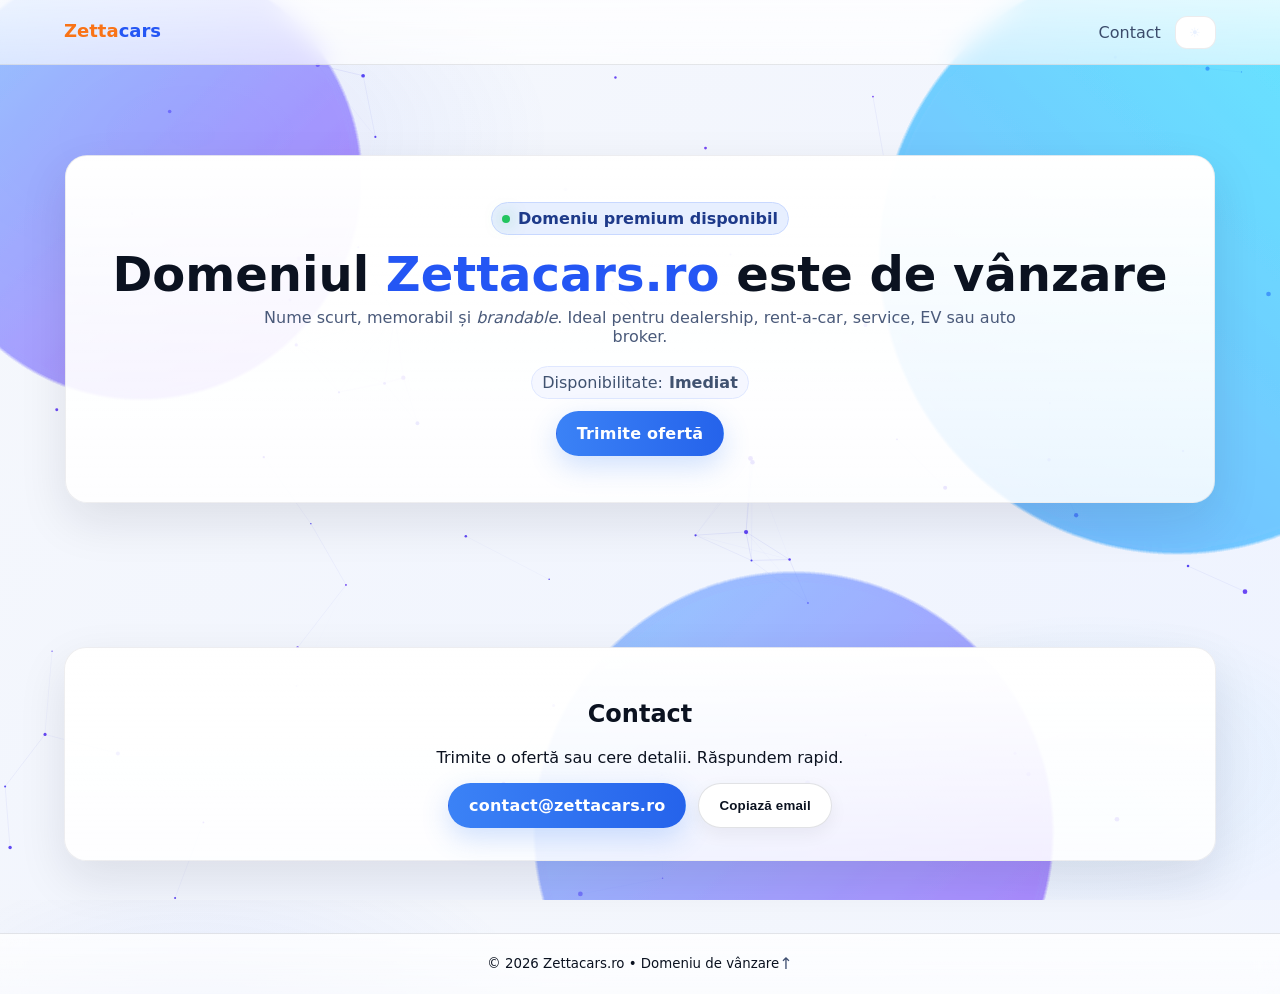
<file: index.html>
<!DOCTYPE html>
<html lang="ro">
<head>
  <meta charset="utf-8" />
  <meta name="viewport" content="width=device-width, initial-scale=1" />

  <title>Zettacars.ro — Domeniu de vânzare</title>
  <meta name="description" content="Domeniul premium Zettacars.ro este de vânzare. Nume scurt, memorabil și ideal pentru proiecte auto. Trimite ofertă." />
  <link rel="canonical" href="https://zettacars.ro/"/>

  <!-- Open Graph -->
  <meta property="og:title" content="Zettacars.ro — Domeniu de vânzare">
  <meta property="og:description" content="Domeniu auto scurt și memorabil. Design modern, contact rapid pentru ofertă.">
  <meta property="og:type" content="website">
  <meta property="og:url" content="https://zettacars.ro/">
  <meta property="og:image" content="https://zettacars.ro/og-cover.jpg">

  <link rel="icon" href="/favicon.ico" sizes="any">
  <link rel="icon" href="/icon.svg" type="image/svg+xml">
  <link rel="apple-touch-icon" href="/apple-touch-icon.png">

  <link rel="stylesheet" href="styles.css" />
</head>
<body>
  <!-- Backdrop FX -->
  <div class="stage">
    <canvas id="particles" aria-hidden="true"></canvas>

    <!-- Gooey blobs -->
    <svg class="blobs" viewBox="0 0 800 600" aria-hidden="true" focusable="false">
      <defs>
        <filter id="goo">
          <feGaussianBlur in="SourceGraphic" stdDeviation="16" result="blur"/>
          <feColorMatrix in="blur" mode="matrix"
            values="1 0 0 0 0
                    0 1 0 0 0
                    0 0 1 0 0
                    0 0 0 24 -8" result="goo"/>
          <feBlend in="SourceGraphic" in2="goo" />
        </filter>
        <linearGradient id="g1" x1="0" y1="0" x2="1" y2="1">
          <stop offset="0%" stop-color="#60a5fa"/>
          <stop offset="100%" stop-color="#7c3aed"/>
        </linearGradient>
        <linearGradient id="g2" x1="1" y1="0" x2="0" y2="1">
          <stop offset="0%" stop-color="#22d3ee"/>
          <stop offset="100%" stop-color="#3b82f6"/>
        </linearGradient>
      </defs>
      <g filter="url(#goo)" class="blob-group">
        <circle class="blob b1" cx="140" cy="140" r="110" fill="url(#g1)"/>
        <circle class="blob b2" cx="680" cy="180" r="150" fill="url(#g2)"/>
        <circle class="blob b3" cx="480" cy="480" r="130" fill="url(#g1)"/>
      </g>
    </svg>

    <!-- Subtle noise overlay -->
    <div class="noise" aria-hidden="true"></div>
  </div>

  <a class="skip-link" href="#main">Sari la conținut</a>

  <header class="site-header" role="banner">
    <div class="container header-inner">
      <a class="brand" href="/" aria-label="Acasă Zettacars.ro">
      <svg class="logo" viewBox="0 0 140 26" aria-hidden="true">
  <text x="0" y="18" font-size="18" font-weight="800" font-family="system-ui, -apple-system, Segoe UI, Roboto">
    <tspan fill="#f97316">Zetta</tspan><tspan fill="currentColor">cars</tspan>
  </text>
</svg>

      </a>
      <nav class="nav" aria-label="Principal">
        <a href="#contact">Contact</a>
        <button id="theme" class="icon-btn" aria-label="Comută tema">
          <span class="ico sun" aria-hidden="true">☀</span>
          <span class="ico moon" aria-hidden="true">🌙</span>
        </button>
      </nav>
    </div>
  </header>

  <main id="main" class="main">
    <!-- HERO -->
    <section class="section hero" aria-labelledby="title">
      <div class="container">
        <div class="hero-shell" data-tilt>
          <div class="badge">
            <span class="dot"></span>
            Domeniu premium disponibil
          </div>

          <h1 id="title">Domeniul <span class="accent">Zettacars.ro</span> este de vânzare</h1>
          <p class="lead">
            Nume scurt, memorabil și <em>brandable</em>. Ideal pentru dealership, rent-a-car, service, EV sau auto broker.
          </p>

          <div class="cta-row">
            <span class="pill">Disponibilitate: <strong>Imediat</strong></span>
          </div>

          <div class="hero-meta">
            <a class="btn" id="contactBtn" href="mailto:natiofleet@gmail.com?subject=Ofert%C4%83%20pentru%20Zettacars.ro">Trimite ofertă</a>
          </div>
        </div>
      </div>
    </section>

    <!-- CONTACT -->
    <section id="contact" class="section contact" aria-labelledby="contactTitle">
      <div class="container">
        <div class="contact-shell" data-tilt>
          <h2 id="contactTitle">Contact</h2>
          <p class="sub">Trimite o ofertă sau cere detalii. Răspundem rapid.</p>
          <div class="contact-actions">
            <a class="btn" href="mailto:natiofleet@gmail.com?subject=Ofert%C4%83%20Zettacars.ro">contact@zettacars.ro</a>
            <button class="btn ghost" type="button" id="copyMail" data-copy="natiofleet@gmail.com">Copiază email</button>
          </div>
        </div>
      </div>
    </section>
  </main>

  <footer class="site-footer" role="contentinfo">
    <div class="container foot">
      <small>© <span id="year"></span> Zettacars.ro • Domeniu de vânzare</small>
      <a class="foot-link" href="#" aria-label="Înapoi sus">↑</a>
    </div>
  </footer>

  <script type="application/ld+json">
  {
    "@context":"https://schema.org",
    "@type":"Offer",
    "itemOffered":{"@type":"DomainName","name":"zettacars.ro"},
    "availability":"https://schema.org/InStock",
    "priceSpecification":{"@type":"UnitPriceSpecification","priceCurrency":"EUR"},
    "seller":{"@type":"Organization","name":"Zettacars"},
    "url":"https://zettacars.ro/"
  }
  </script>

  <script src="script.js" defer></script>
</body>
</html>
</file>
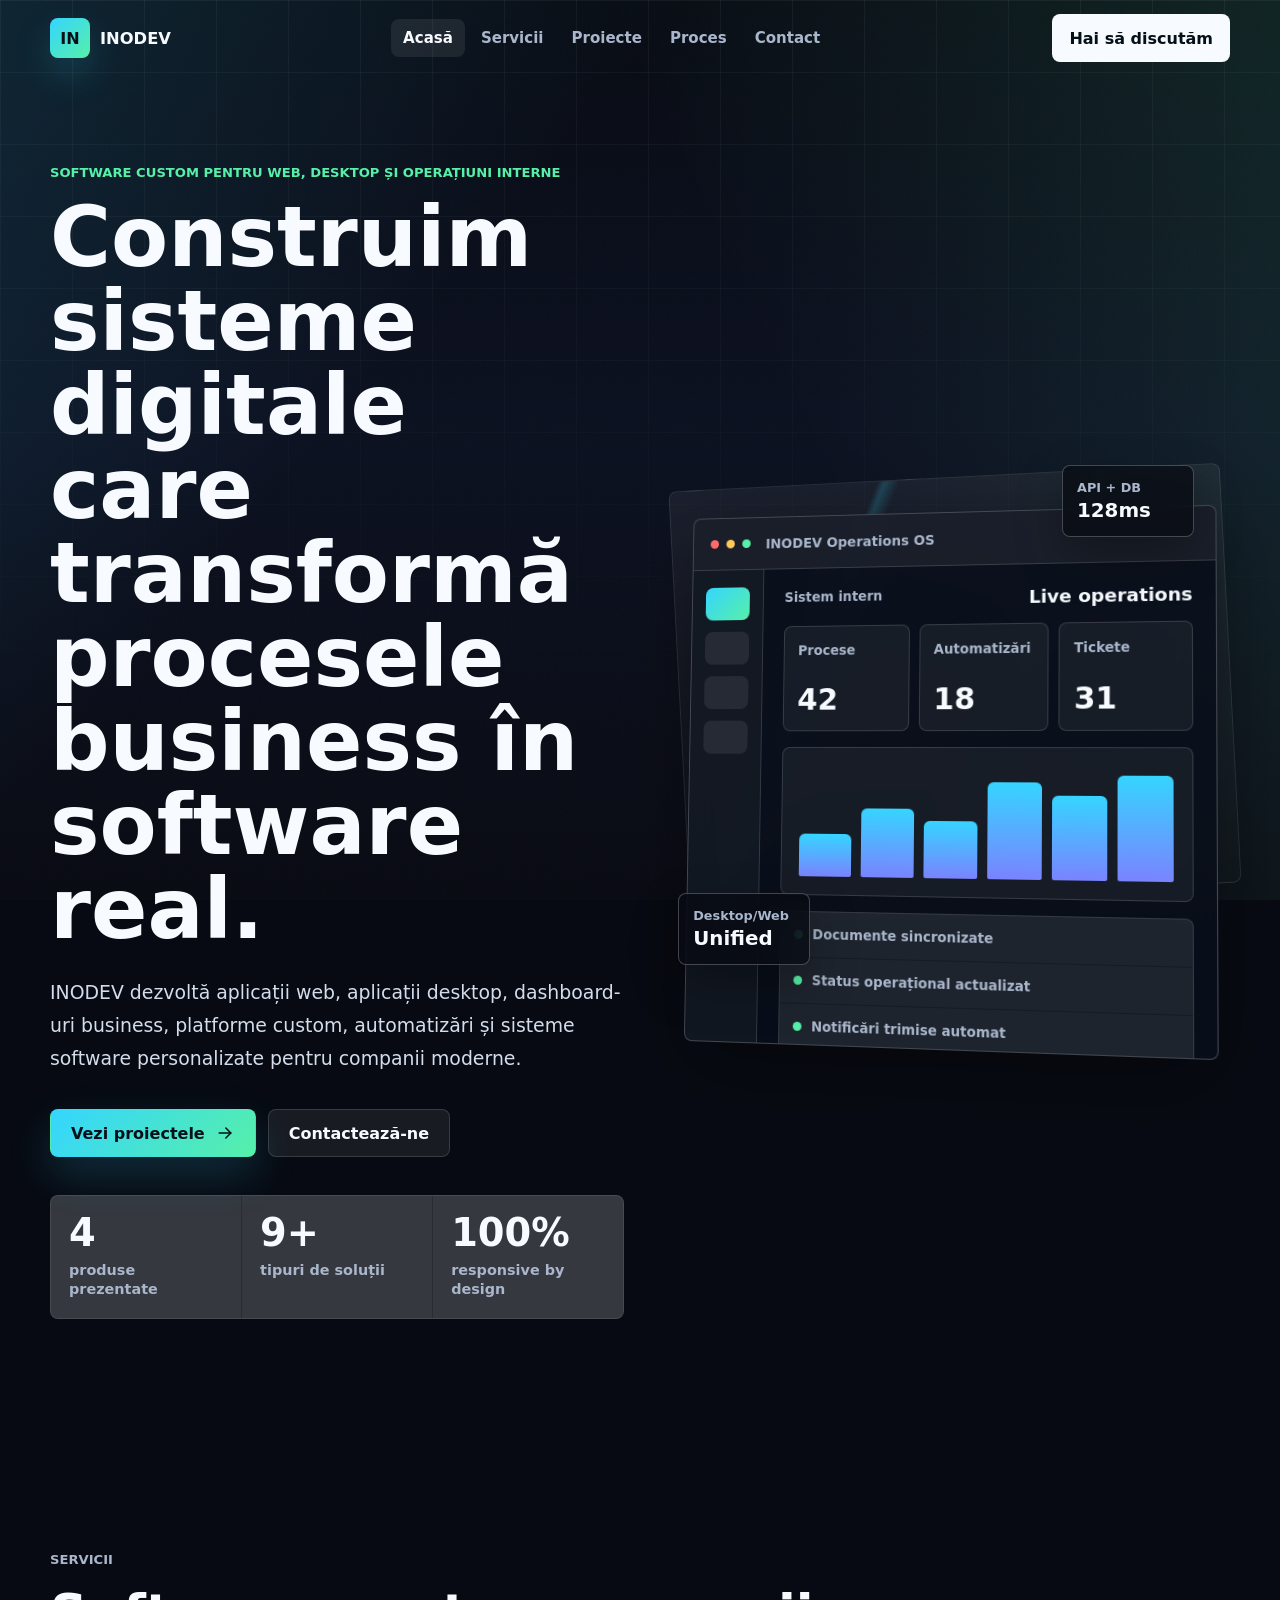
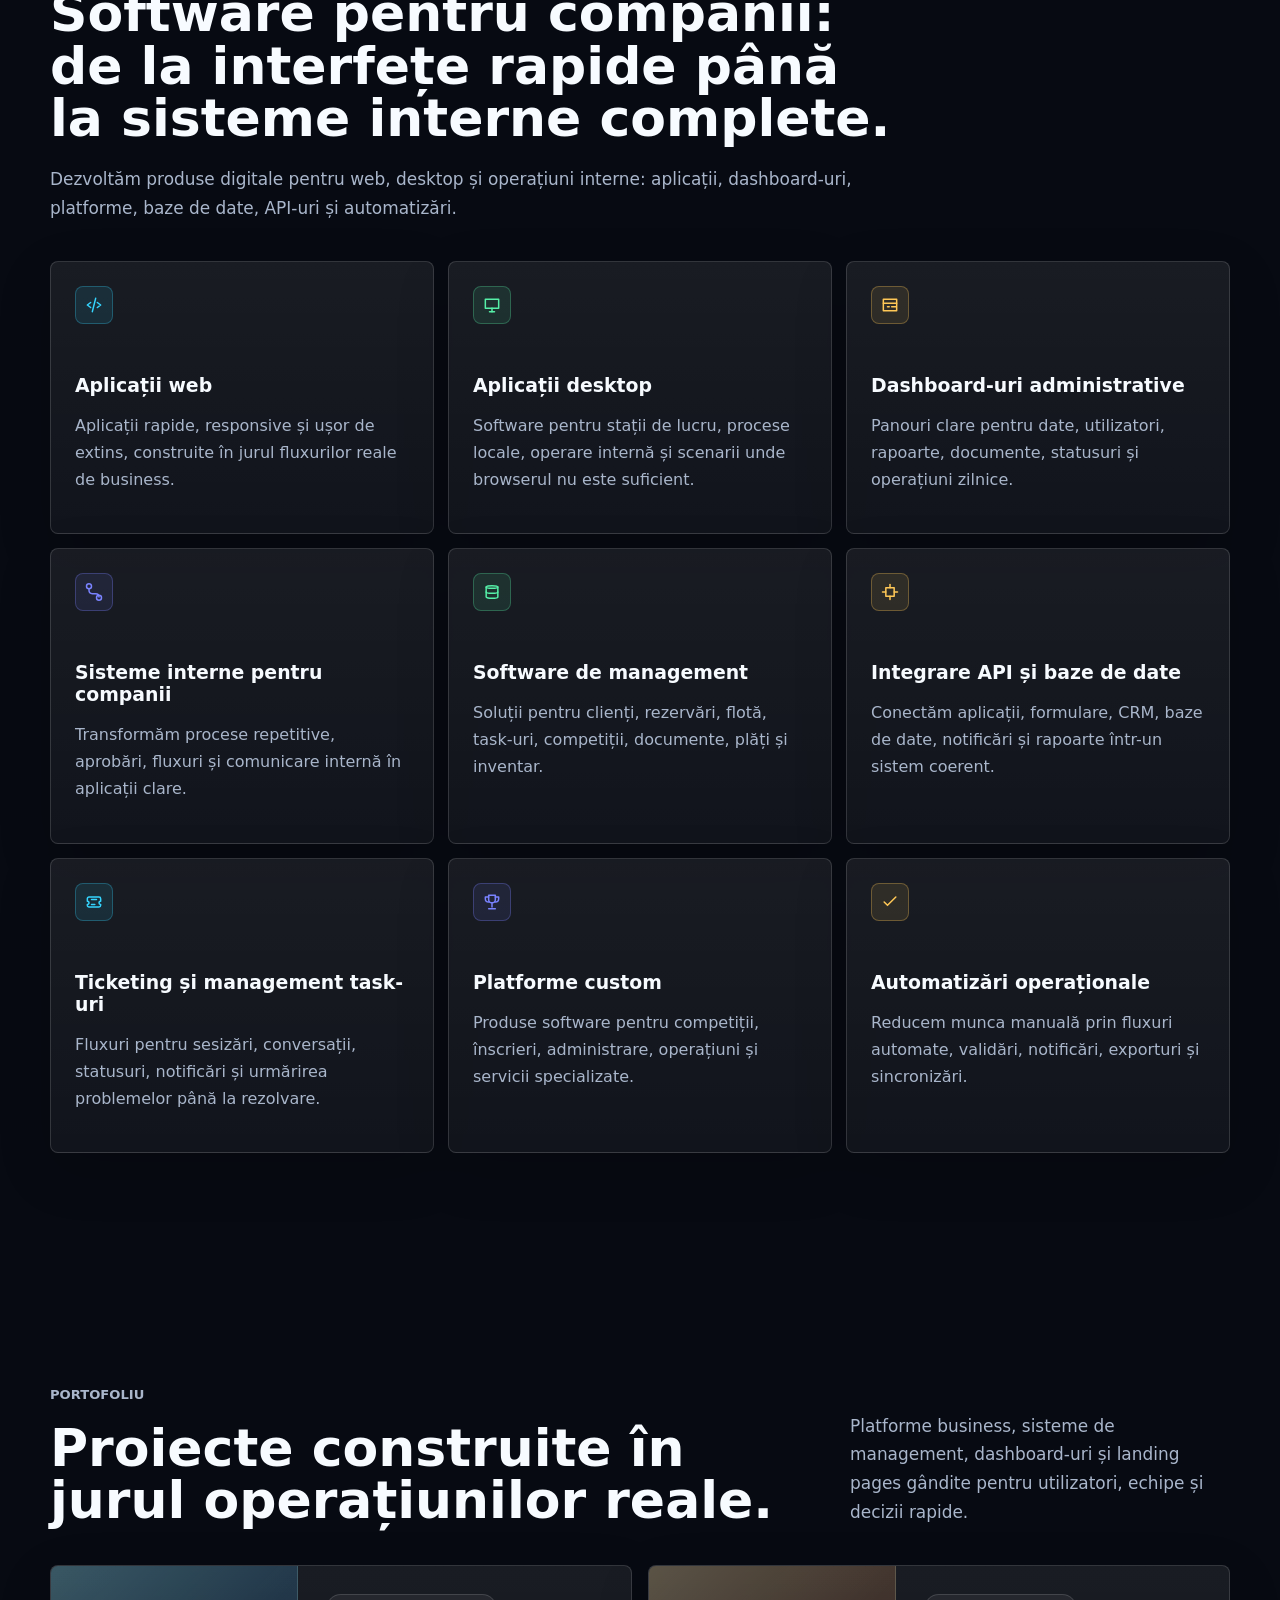
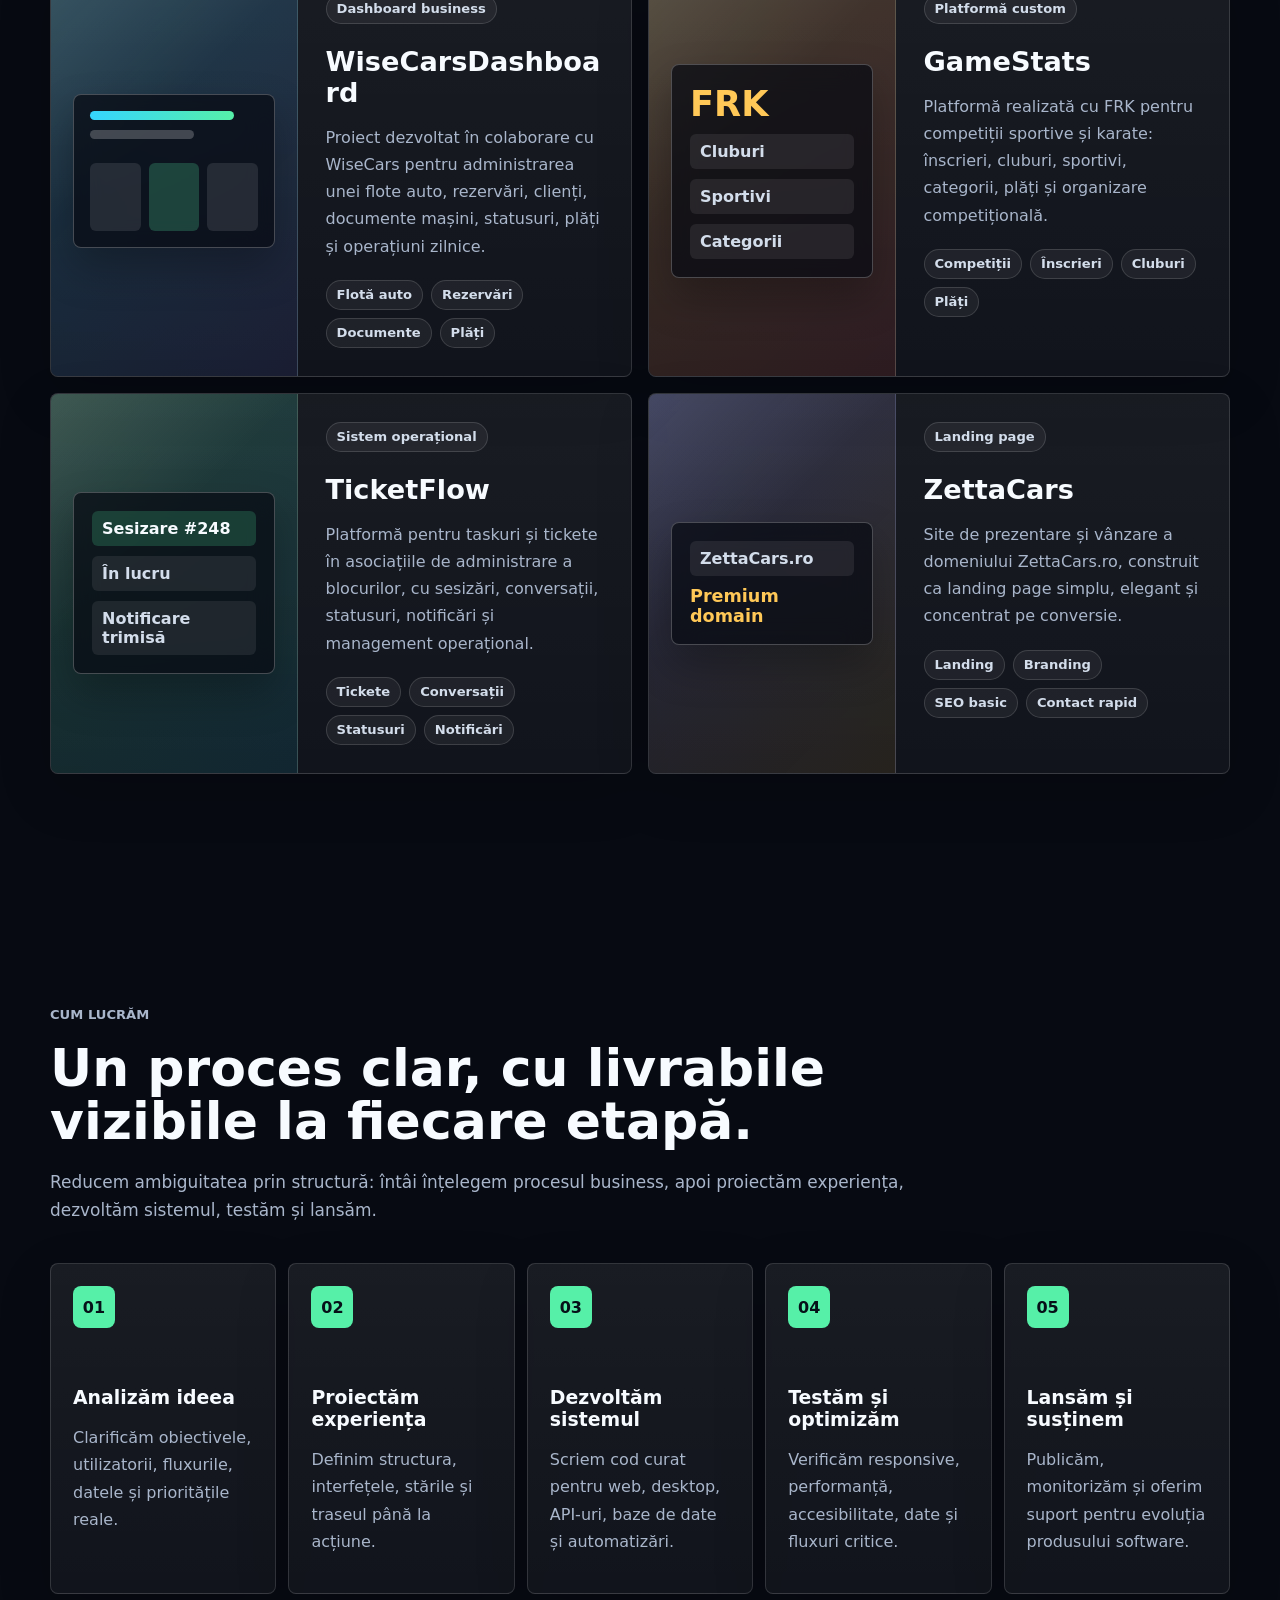
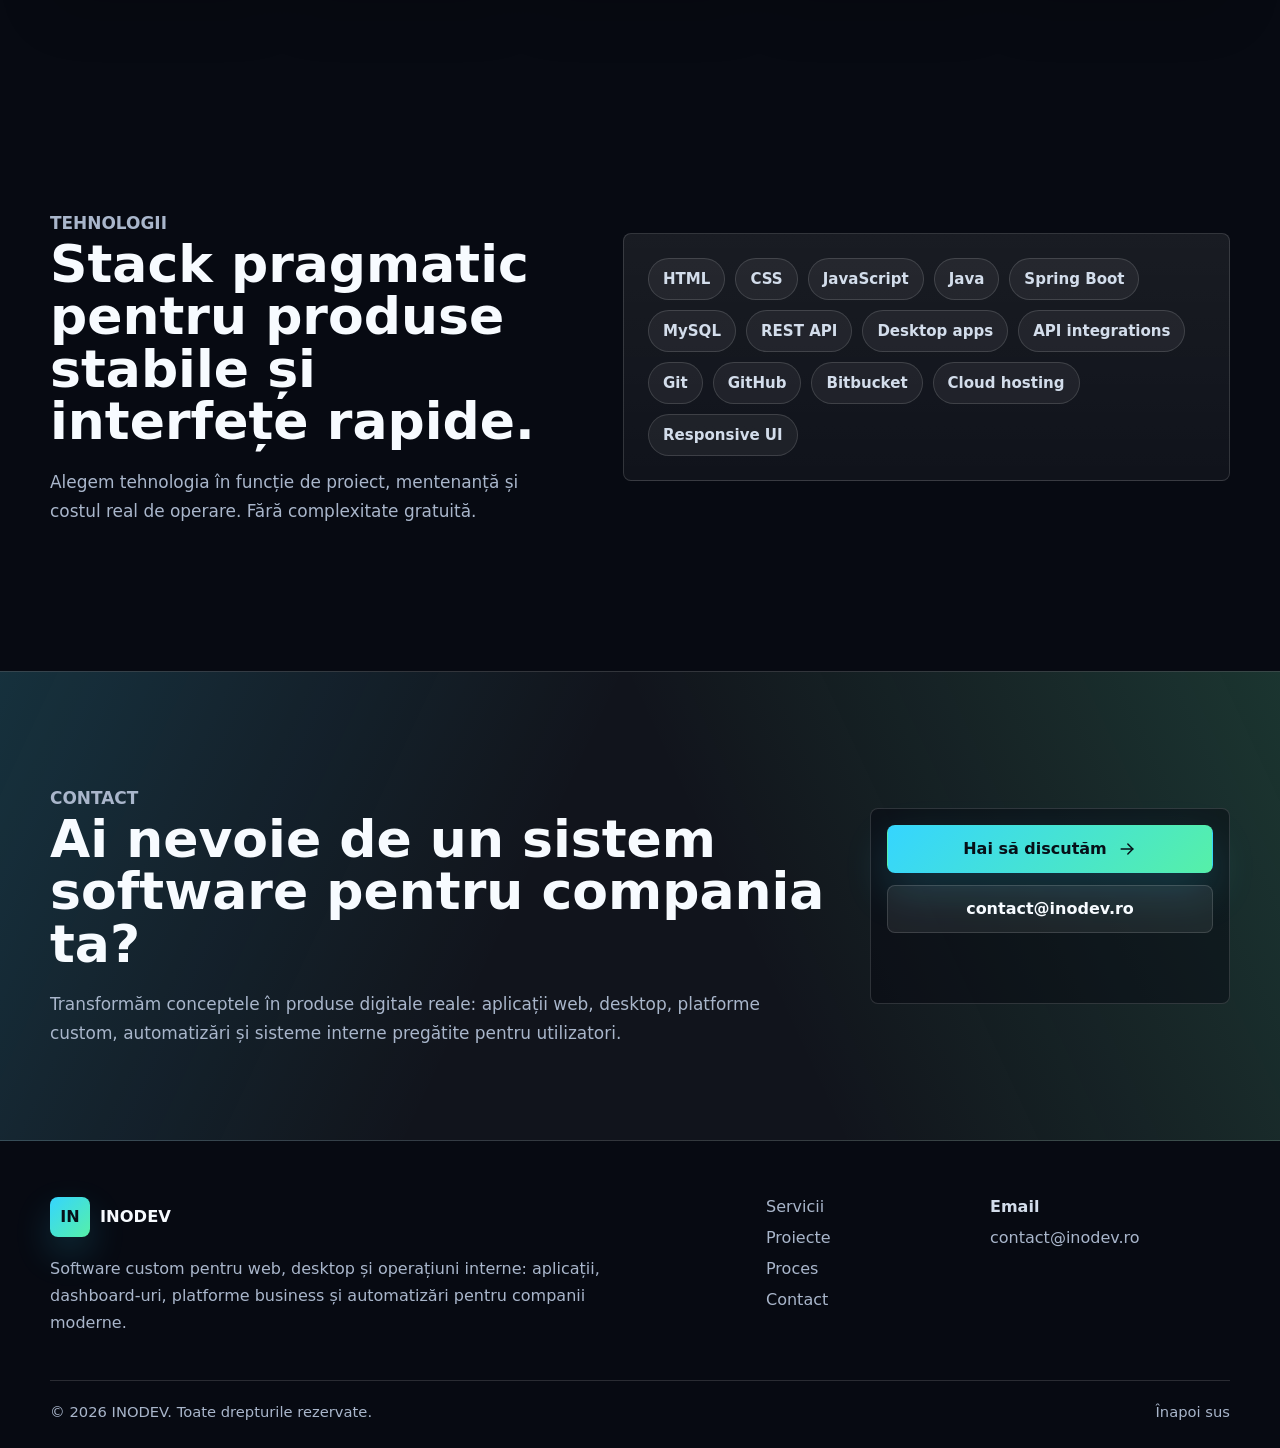
<file: test/test.html>
<!DOCTYPE html>
<html lang="ro">
<head>
  <meta charset="UTF-8">
  <meta name="viewport" content="width=device-width, initial-scale=1.0">
  <meta name="description" content="INODEV dezvoltă aplicații web, aplicații desktop, dashboard-uri business, platforme custom, automatizări și sisteme software personalizate pentru companii.">
  <meta name="theme-color" content="#070a12">
  <meta property="og:title" content="INODEV | Software custom pentru web, desktop și business">
  <meta property="og:description" content="Aplicații web și desktop, dashboard-uri, sisteme interne, platforme custom și automatizări pentru companii moderne.">
  <meta property="og:type" content="website">
  <meta property="og:locale" content="ro_RO">
  <title>INODEV | Aplicații web, desktop și software custom</title>
  <link rel="stylesheet" href="test.css">
  <script src="test.js" defer></script>
</head>
<body>
  <a class="skip-link" href="#main">Sari la conținut</a>

  <svg class="svg-sprite" aria-hidden="true" focusable="false">
    <symbol id="icon-arrow" viewBox="0 0 24 24">
      <path d="M5 12h14"></path>
      <path d="m13 6 6 6-6 6"></path>
    </symbol>
    <symbol id="icon-code" viewBox="0 0 24 24">
      <path d="m8 9-4 3 4 3"></path>
      <path d="m16 9 4 3-4 3"></path>
      <path d="m14 4-4 16"></path>
    </symbol>
    <symbol id="icon-desktop" viewBox="0 0 24 24">
      <path d="M4 5h16v11H4z"></path>
      <path d="M9 20h6"></path>
      <path d="M12 16v4"></path>
    </symbol>
    <symbol id="icon-dashboard" viewBox="0 0 24 24">
      <path d="M4 5h16v14H4z"></path>
      <path d="M4 10h16"></path>
      <path d="M9 14h2"></path>
      <path d="M14 14h5"></path>
    </symbol>
    <symbol id="icon-workflow" viewBox="0 0 24 24">
      <path d="M6 8a3 3 0 1 0 0-6 3 3 0 0 0 0 6Z"></path>
      <path d="M18 22a3 3 0 1 0 0-6 3 3 0 0 0 0 6Z"></path>
      <path d="M6 8v2a4 4 0 0 0 4 4h4a4 4 0 0 1 4 4"></path>
    </symbol>
    <symbol id="icon-car" viewBox="0 0 24 24">
      <path d="m5 12 2-5h10l2 5"></path>
      <path d="M3 12h18v6H3z"></path>
      <path d="M7 18v2"></path>
      <path d="M17 18v2"></path>
      <path d="M6 15h1"></path>
      <path d="M17 15h1"></path>
    </symbol>
    <symbol id="icon-trophy" viewBox="0 0 24 24">
      <path d="M8 4h8v5a4 4 0 0 1-8 0z"></path>
      <path d="M8 6H4v2a4 4 0 0 0 4 4"></path>
      <path d="M16 6h4v2a4 4 0 0 1-4 4"></path>
      <path d="M12 13v5"></path>
      <path d="M8 20h8"></path>
    </symbol>
    <symbol id="icon-ticket" viewBox="0 0 24 24">
      <path d="M4 8a2 2 0 0 1 2-2h12a2 2 0 0 1 2 2v3a2 2 0 0 0 0 4v1a2 2 0 0 1-2 2H6a2 2 0 0 1-2-2v-1a2 2 0 0 0 0-4z"></path>
      <path d="M9 9h6"></path>
      <path d="M9 15h4"></path>
    </symbol>
    <symbol id="icon-api" viewBox="0 0 24 24">
      <path d="M7 7h10v10H7z"></path>
      <path d="M3 12h4"></path>
      <path d="M17 12h4"></path>
      <path d="M12 3v4"></path>
      <path d="M12 17v4"></path>
    </symbol>
    <symbol id="icon-database" viewBox="0 0 24 24">
      <path d="M5 6c0-2 14-2 14 0v12c0 2-14 2-14 0z"></path>
      <path d="M5 6c0 2 14 2 14 0"></path>
      <path d="M5 12c0 2 14 2 14 0"></path>
    </symbol>
    <symbol id="icon-check" viewBox="0 0 24 24">
      <path d="m5 12 4 4L19 6"></path>
    </symbol>
  </svg>

  <div class="site-bg" aria-hidden="true"></div>

  <header class="site-header" data-header>
    <div class="container header-inner">
      <a class="brand" href="#acasa" aria-label="INODEV acasă">
        <span class="brand-mark">IN</span>
        <span class="brand-text">INODEV</span>
      </a>

      <nav class="site-nav" id="site-nav" aria-label="Navigație principală" data-nav>
        <a href="#acasa">Acasă</a>
        <a href="#servicii">Servicii</a>
        <a href="#proiecte">Proiecte</a>
        <a href="#proces">Proces</a>
        <a href="#contact">Contact</a>
      </nav>

      <a class="header-cta" href="#contact">Hai să discutăm</a>

      <button class="menu-toggle" type="button" aria-label="Deschide meniul" aria-controls="site-nav" aria-expanded="false" data-menu-toggle>
        <span></span>
        <span></span>
      </button>
    </div>
  </header>

  <main id="main">
    <section class="hero section-pad" id="acasa" aria-labelledby="hero-title">
      <div class="container hero-grid">
        <div class="hero-copy" data-reveal>
          <p class="eyebrow">Software custom pentru web, desktop și operațiuni interne</p>
          <h1 id="hero-title">Construim sisteme digitale care transformă procesele business în software real.</h1>
          <p class="hero-lead">
            INODEV dezvoltă aplicații web, aplicații desktop, dashboard-uri business, platforme custom, automatizări și sisteme software personalizate pentru companii moderne.
          </p>

          <div class="hero-actions">
            <a class="btn btn-primary" href="#proiecte">
              Vezi proiectele
              <svg class="btn-icon" aria-hidden="true"><use href="#icon-arrow"></use></svg>
            </a>
            <a class="btn btn-secondary" href="#contact">Contactează-ne</a>
          </div>

          <dl class="hero-metrics" aria-label="Indicatori INODEV">
            <div>
              <dt><span data-counter="4">0</span></dt>
              <dd>produse prezentate</dd>
            </div>
            <div>
              <dt><span data-counter="9">0</span>+</dt>
              <dd>tipuri de soluții</dd>
            </div>
            <div>
              <dt><span data-counter="100">0</span>%</dt>
              <dd>responsive by design</dd>
            </div>
          </dl>
        </div>

        <div class="hero-visual" role="img" aria-label="Previzualizare abstractă a unui sistem software INODEV" data-reveal>
          <div class="signal-lines" aria-hidden="true"></div>
          <div class="floating-panel panel-a">
            <span>API + DB</span>
            <strong>128ms</strong>
          </div>
          <div class="floating-panel panel-b">
            <span>Desktop/Web</span>
            <strong>Unified</strong>
          </div>
          <div class="product-window">
            <div class="window-top">
              <span></span>
              <span></span>
              <span></span>
              <strong>INODEV Operations OS</strong>
            </div>
            <div class="window-body">
              <aside class="window-sidebar">
                <span></span>
                <span></span>
                <span></span>
                <span></span>
              </aside>
              <div class="dashboard-preview">
                <div class="preview-title">
                  <span>Sistem intern</span>
                  <strong>Live operations</strong>
                </div>
                <div class="kpi-row">
                  <div><span>Procese</span><strong>42</strong></div>
                  <div><span>Automatizări</span><strong>18</strong></div>
                  <div><span>Tickete</span><strong>31</strong></div>
                </div>
                <div class="preview-chart">
                  <i style="--bar: 38%"></i>
                  <i style="--bar: 62%"></i>
                  <i style="--bar: 51%"></i>
                  <i style="--bar: 86%"></i>
                  <i style="--bar: 74%"></i>
                  <i style="--bar: 92%"></i>
                </div>
                <div class="task-list">
                  <span><b></b>Documente sincronizate</span>
                  <span><b></b>Status operațional actualizat</span>
                  <span><b></b>Notificări trimise automat</span>
                </div>
              </div>
            </div>
          </div>
        </div>
      </div>
    </section>

    <section class="section-pad services" id="servicii" aria-labelledby="services-title">
      <div class="container">
        <div class="section-head" data-reveal>
          <p class="eyebrow">Servicii</p>
          <h2 id="services-title">Software pentru companii: de la interfețe rapide până la sisteme interne complete.</h2>
          <p>
            Dezvoltăm produse digitale pentru web, desktop și operațiuni interne: aplicații, dashboard-uri, platforme, baze de date, API-uri și automatizări.
          </p>
        </div>

        <div class="service-grid">
          <article class="service-card" data-reveal>
            <svg class="card-icon" aria-hidden="true"><use href="#icon-code"></use></svg>
            <h3>Aplicații web</h3>
            <p>Aplicații rapide, responsive și ușor de extins, construite în jurul fluxurilor reale de business.</p>
          </article>
          <article class="service-card" data-reveal>
            <svg class="card-icon" aria-hidden="true"><use href="#icon-desktop"></use></svg>
            <h3>Aplicații desktop</h3>
            <p>Software pentru stații de lucru, procese locale, operare internă și scenarii unde browserul nu este suficient.</p>
          </article>
          <article class="service-card" data-reveal>
            <svg class="card-icon" aria-hidden="true"><use href="#icon-dashboard"></use></svg>
            <h3>Dashboard-uri administrative</h3>
            <p>Panouri clare pentru date, utilizatori, rapoarte, documente, statusuri și operațiuni zilnice.</p>
          </article>
          <article class="service-card" data-reveal>
            <svg class="card-icon" aria-hidden="true"><use href="#icon-workflow"></use></svg>
            <h3>Sisteme interne pentru companii</h3>
            <p>Transformăm procese repetitive, aprobări, fluxuri și comunicare internă în aplicații clare.</p>
          </article>
          <article class="service-card" data-reveal>
            <svg class="card-icon" aria-hidden="true"><use href="#icon-database"></use></svg>
            <h3>Software de management</h3>
            <p>Soluții pentru clienți, rezervări, flotă, task-uri, competiții, documente, plăți și inventar.</p>
          </article>
          <article class="service-card" data-reveal>
            <svg class="card-icon" aria-hidden="true"><use href="#icon-api"></use></svg>
            <h3>Integrare API și baze de date</h3>
            <p>Conectăm aplicații, formulare, CRM, baze de date, notificări și rapoarte într-un sistem coerent.</p>
          </article>
          <article class="service-card" data-reveal>
            <svg class="card-icon" aria-hidden="true"><use href="#icon-ticket"></use></svg>
            <h3>Ticketing și management task-uri</h3>
            <p>Fluxuri pentru sesizări, conversații, statusuri, notificări și urmărirea problemelor până la rezolvare.</p>
          </article>
          <article class="service-card" data-reveal>
            <svg class="card-icon" aria-hidden="true"><use href="#icon-trophy"></use></svg>
            <h3>Platforme custom</h3>
            <p>Produse software pentru competiții, înscrieri, administrare, operațiuni și servicii specializate.</p>
          </article>
          <article class="service-card" data-reveal>
            <svg class="card-icon" aria-hidden="true"><use href="#icon-check"></use></svg>
            <h3>Automatizări operaționale</h3>
            <p>Reducem munca manuală prin fluxuri automate, validări, notificări, exporturi și sincronizări.</p>
          </article>
        </div>
      </div>
    </section>

    <section class="section-pad projects" id="proiecte" aria-labelledby="projects-title">
      <div class="container">
        <div class="section-head section-head-split" data-reveal>
          <div>
            <p class="eyebrow">Portofoliu</p>
            <h2 id="projects-title">Proiecte construite în jurul operațiunilor reale.</h2>
          </div>
          <p>
            Platforme business, sisteme de management, dashboard-uri și landing pages gândite pentru utilizatori, echipe și decizii rapide.
          </p>
        </div>

        <div class="project-grid">
          <article class="project-card project-fleet" data-reveal>
            <div class="project-visual" aria-hidden="true">
              <div class="mini-window">
                <span class="mini-line long"></span>
                <span class="mini-line"></span>
                <div class="mini-map">
                  <i></i><i></i><i></i>
                </div>
              </div>
            </div>
            <div class="project-content">
              <span class="project-badge">Dashboard business</span>
              <h3>WiseCarsDashboard</h3>
              <p>
                Proiect dezvoltat în colaborare cu WiseCars pentru administrarea unei flote auto, rezervări, clienți, documente mașini, statusuri, plăți și operațiuni zilnice.
              </p>
              <div class="tag-list">
                <span>Flotă auto</span>
                <span>Rezervări</span>
                <span>Documente</span>
                <span>Plăți</span>
              </div>
            </div>
          </article>

          <article class="project-card project-sport" data-reveal>
            <div class="project-visual" aria-hidden="true">
              <div class="scoreboard">
                <strong>FRK</strong>
                <span>Cluburi</span>
                <span>Sportivi</span>
                <span>Categorii</span>
              </div>
            </div>
            <div class="project-content">
              <span class="project-badge">Platformă custom</span>
              <h3>GameStats</h3>
              <p>
                Platformă realizată cu FRK pentru competiții sportive și karate: înscrieri, cluburi, sportivi, categorii, plăți și organizare competițională.
              </p>
              <div class="tag-list">
                <span>Competiții</span>
                <span>Înscrieri</span>
                <span>Cluburi</span>
                <span>Plăți</span>
              </div>
            </div>
          </article>

          <article class="project-card project-ticket" data-reveal>
            <div class="project-visual" aria-hidden="true">
              <div class="ticket-stack">
                <span>Sesizare #248</span>
                <span>În lucru</span>
                <span>Notificare trimisă</span>
              </div>
            </div>
            <div class="project-content">
              <span class="project-badge">Sistem operațional</span>
              <h3>TicketFlow</h3>
              <p>
                Platformă pentru taskuri și tickete în asociațiile de administrare a blocurilor, cu sesizări, conversații, statusuri, notificări și management operațional.
              </p>
              <div class="tag-list">
                <span>Tickete</span>
                <span>Conversații</span>
                <span>Statusuri</span>
                <span>Notificări</span>
              </div>
            </div>
          </article>

          <article class="project-card project-domain" data-reveal>
            <div class="project-visual" aria-hidden="true">
              <div class="domain-card">
                <span>ZettaCars.ro</span>
                <strong>Premium domain</strong>
              </div>
            </div>
            <div class="project-content">
              <span class="project-badge">Landing page</span>
              <h3>ZettaCars</h3>
              <p>
                Site de prezentare și vânzare a domeniului ZettaCars.ro, construit ca landing page simplu, elegant și concentrat pe conversie.
              </p>
              <div class="tag-list">
                <span>Landing</span>
                <span>Branding</span>
                <span>SEO basic</span>
                <span>Contact rapid</span>
              </div>
            </div>
          </article>
        </div>
      </div>
    </section>

    <section class="section-pad process" id="proces" aria-labelledby="process-title">
      <div class="container">
        <div class="section-head" data-reveal>
          <p class="eyebrow">Cum lucrăm</p>
          <h2 id="process-title">Un proces clar, cu livrabile vizibile la fiecare etapă.</h2>
          <p>
            Reducem ambiguitatea prin structură: întâi înțelegem procesul business, apoi proiectăm experiența, dezvoltăm sistemul, testăm și lansăm.
          </p>
        </div>

        <ol class="process-list">
          <li data-reveal>
            <span>01</span>
            <h3>Analizăm ideea</h3>
            <p>Clarificăm obiectivele, utilizatorii, fluxurile, datele și prioritățile reale.</p>
          </li>
          <li data-reveal>
            <span>02</span>
            <h3>Proiectăm experiența</h3>
            <p>Definim structura, interfețele, stările și traseul până la acțiune.</p>
          </li>
          <li data-reveal>
            <span>03</span>
            <h3>Dezvoltăm sistemul</h3>
            <p>Scriem cod curat pentru web, desktop, API-uri, baze de date și automatizări.</p>
          </li>
          <li data-reveal>
            <span>04</span>
            <h3>Testăm și optimizăm</h3>
            <p>Verificăm responsive, performanță, accesibilitate, date și fluxuri critice.</p>
          </li>
          <li data-reveal>
            <span>05</span>
            <h3>Lansăm și susținem</h3>
            <p>Publicăm, monitorizăm și oferim suport pentru evoluția produsului software.</p>
          </li>
        </ol>
      </div>
    </section>

    <section class="section-pad tech" id="tehnologii" aria-labelledby="tech-title">
      <div class="container tech-layout">
        <div class="tech-copy" data-reveal>
          <p class="eyebrow">Tehnologii</p>
          <h2 id="tech-title">Stack pragmatic pentru produse stabile și interfețe rapide.</h2>
          <p>
            Alegem tehnologia în funcție de proiect, mentenanță și costul real de operare. Fără complexitate gratuită.
          </p>
        </div>
        <div class="tech-cloud" data-reveal>
          <span>HTML</span>
          <span>CSS</span>
          <span>JavaScript</span>
          <span>Java</span>
          <span>Spring Boot</span>
          <span>MySQL</span>
          <span>REST API</span>
          <span>Desktop apps</span>
          <span>API integrations</span>
          <span>Git</span>
          <span>GitHub</span>
          <span>Bitbucket</span>
          <span>Cloud hosting</span>
          <span>Responsive UI</span>
        </div>
      </div>
    </section>

    <section class="cta-section" id="contact" aria-labelledby="cta-title">
      <div class="container cta-layout" data-reveal>
        <div>
          <p class="eyebrow">Contact</p>
          <h2 id="cta-title">Ai nevoie de un sistem software pentru compania ta?</h2>
          <p>Transformăm conceptele în produse digitale reale: aplicații web, desktop, platforme custom, automatizări și sisteme interne pregătite pentru utilizatori.</p>
        </div>
        <div class="contact-panel">
          <a class="btn btn-primary" href="mailto:contact@inodev.ro?subject=Discuție%20proiect%20INODEV">
            Hai să discutăm
            <svg class="btn-icon" aria-hidden="true"><use href="#icon-arrow"></use></svg>
          </a>
          <button class="copy-button" type="button" data-copy="contact@inodev.ro" aria-label="Copiază adresa de email">
            contact@inodev.ro
          </button>
          <p class="copy-status" role="status" aria-live="polite" data-copy-status></p>
        </div>
      </div>
    </section>
  </main>

  <footer class="site-footer">
    <div class="container footer-grid">
      <div>
        <a class="brand footer-brand" href="#acasa" aria-label="INODEV acasă">
          <span class="brand-mark">IN</span>
          <span class="brand-text">INODEV</span>
        </a>
        <p>Software custom pentru web, desktop și operațiuni interne: aplicații, dashboard-uri, platforme business și automatizări pentru companii moderne.</p>
      </div>
      <nav aria-label="Linkuri rapide footer">
        <a href="#servicii">Servicii</a>
        <a href="#proiecte">Proiecte</a>
        <a href="#proces">Proces</a>
        <a href="#contact">Contact</a>
      </nav>
      <div class="footer-contact">
        <span>Email</span>
        <a href="mailto:contact@inodev.ro">contact@inodev.ro</a>
      </div>
    </div>
    <div class="container footer-bottom">
      <span>© <span data-year></span> INODEV. Toate drepturile rezervate.</span>
      <a href="#acasa" aria-label="Înapoi sus">Înapoi sus</a>
    </div>
  </footer>

  <script type="application/ld+json">
    {
      "@context": "https://schema.org",
      "@type": "Organization",
      "name": "INODEV",
      "description": "Software custom pentru web, desktop, dashboard-uri, platforme business, sisteme interne și automatizări.",
      "email": "contact@inodev.ro"
    }
  </script>
</body>
</html>
</file>
<file: styles.css>
/* ------------------ TOKENS ------------------ */
:root{
  --bg1:#070b16; --bg2:#0b1324;
  --ink:#eaf2ff; --mut:#a2b7dd;
  --acc1:#5da0ff; --acc2:#7c3aed; --acc3:#22d3ee;
  --glass:rgba(255,255,255,.06); --border:#ffffff18; --card:#ffffff0d;
  --shadow:0 20px 60px rgba(0,10,30,.55);
  --radius:18px; --radius-lg:22px;
  --noise: url('data:image/svg+xml;utf8,\
  <svg xmlns=\"http://www.w3.org/2000/svg\" width=\"80\" height=\"80\" viewBox=\"0 0 80 80\">\
    <filter id=\"n\"><feTurbulence type=\"fractalNoise\" baseFrequency=\"0.8\" numOctaves=\"4\"/></filter>\
    <rect width=\"100%\" height=\"100%\" filter=\"url(%23n)\" opacity=\"0.035\"/>\
  </svg>');
}

*{box-sizing:border-box}
html,body{height:100%}
html:focus-within{scroll-behavior:smooth}
@media (prefers-reduced-motion: reduce){
  html:focus-within{scroll-behavior:auto}
  *{animation-duration:.001ms !important; animation-iteration-count:1 !important; transition-duration:.001ms !important}
}
body{
  margin:0;
  font-family:Inter, ui-sans-serif, system-ui, "Segoe UI", Roboto, Arial, sans-serif;
  color:var(--ink);
  background:
    radial-gradient(1000px 600px at 15% 15%, rgba(125, 90, 255, .10), transparent 50%),
    radial-gradient(900px 500px at 85% 85%, rgba(34, 211, 238, .08), transparent 40%),
    linear-gradient(135deg, var(--bg1), var(--bg2));
}

/* backdrop stage (particles + blobs + noise) */
.stage{position:fixed; inset:0; z-index:-1; overflow:hidden}
#particles{position:absolute; inset:0}
.blobs{position:absolute; inset:-10% -10% -10% -10%; filter:saturate(120%); opacity:.45; mix-blend-mode:plus-lighter}
.blob-group .blob{transform-origin:center; animation:float 14s ease-in-out infinite}
.blob-group .b2{animation-duration:18s}
.blob-group .b3{animation-duration:22s}
.noise{position:absolute; inset:0; background-image:var(--noise); pointer-events:none}

/* a11y */
.skip-link{
  position:absolute; left:-9999px; top:auto; width:1px; height:1px; overflow:hidden;
}
.skip-link:focus{position:fixed; left:20px; top:20px; background:#000; color:#fff; padding:10px 12px; z-index:9999; border-radius:12px}

/* layout */
.container{max-width:1200px; margin:0 auto; padding:0 24px}
.section{padding:72px 0}

/* header */
.site-header{
  position:sticky; top:0; z-index:50;
  background:linear-gradient(180deg, rgba(3,6,15,.7), rgba(3,6,15,.35));
  backdrop-filter: blur(10px);
  border-bottom:1px solid var(--border);
}
.header-inner{display:flex; align-items:center; justify-content:space-between; min-height:64px}
.brand{text-decoration:none; color:inherit; display:flex; align-items:center; gap:10px}
.logo{height:26px; color:var(--acc1)}
.nav{display:flex; align-items:center; gap:14px}
.nav a{color:var(--mut); text-decoration:none}
.nav a:hover{color:#fff}
.icon-btn{border:1px solid var(--border); background:var(--card); color:#e9f1ff; padding:8px 10px; border-radius:12px; cursor:pointer}
.icon-btn .ico{display:inline-block; width:1.2rem}

/* hero */
.hero{display:grid; place-items:center; padding-top:90px}
.hero-shell{
  background:linear-gradient(180deg, var(--card), var(--glass));
  border:1px solid var(--border); border-radius:var(--radius-lg);
  padding:46px; text-align:center; box-shadow:var(--shadow);
  transform-style:preserve-3d; perspective:1200px;
}
.badge{
  display:inline-flex; align-items:center; gap:8px;
  background:rgba(93,160,255,.16); border:1px solid rgba(93,160,255,.35);
  padding:6px 10px; border-radius:999px; color:#dbeafe; font-weight:700
}
.badge .dot{width:8px; height:8px; border-radius:999px; background:#22c55e; box-shadow:0 0 16px #22c55e88}
.hero h1{font-size:clamp(1.9rem, 4.5vw, 3rem); line-height:1.06; margin:14px 0 8px}
.accent{color:var(--acc1)}
.lead{color:var(--mut); max-width:760px; margin:0 auto 20px}
.cta-row{display:flex; justify-content:center; gap:12px; flex-wrap:wrap}
.btn{
  display:inline-flex; align-items:center; justify-content:center;
  padding:12px 20px; border-radius:999px; border:1px solid transparent;
  background:linear-gradient(90deg, var(--acc1), var(--acc2)); color:#fff;
  font-weight:800; letter-spacing:.2px; text-decoration:none; cursor:pointer;
  box-shadow:0 10px 30px rgba(93,160,255,.20);
  transition:transform .18s ease, box-shadow .18s ease, filter .18s ease;
}
.btn:hover{transform:translateY(-3px); box-shadow:0 14px 36px rgba(93,160,255,.25)}
.btn:active{transform:translateY(-1px)}
.btn:focus-visible{outline:3px solid #ffffff33; outline-offset:2px}
.btn.ghost{background:transparent; border-color:var(--border); color:#eaf2ff; box-shadow:none}
.pill{
  display:inline-flex; align-items:center; gap:6px; padding:6px 10px;
  border-radius:999px; border:1px solid var(--border); background:rgba(255,255,255,.05); color:#d7e6ff
}
.hero-meta{display:flex; gap:10px; justify-content:center; flex-wrap:wrap; margin-top:12px}
.toast{display:inline-flex; align-items:center; padding:6px 12px; border-radius:999px; border:1px solid var(--border); background:rgba(93,160,255,.18); font-weight:800}

/* models */
.section-head{display:flex; align-items:end; justify-content:space-between; gap:16px; margin-bottom:12px}
.section-head .sub{color:var(--mut)}
.grid{display:grid; gap:18px; grid-template-columns:repeat(auto-fit, minmax(260px, 1fr))}
.mcard{
  background:linear-gradient(180deg, var(--card), var(--glass)); border:1px solid var(--border);
  border-radius:16px; overflow:hidden; box-shadow:0 16px 40px rgba(0,0,0,.35);
  transform-style:preserve-3d; perspective:1000px;
  transition:transform .2s ease, box-shadow .2s ease;
}
.mcard:hover{box-shadow:0 22px 60px rgba(0,0,0,.45)}
.mthumb{height:160px; background-position:center; background-size:cover; filter:saturate(110%) contrast(102%)}
.mcontent{padding:16px}
.mcontent h3{margin:2px 0 6px}
.mcontent p{margin:0 0 12px; color:var(--mut)}
.btn.small{padding:10px 14px; font-weight:800}
.t1{background-image:linear-gradient(180deg,#00000055,#00000010), url('https://images.unsplash.com/photo-1549921296-3c8e6c4efc36?q=80&w=1200&auto=format&fit=crop')}
.t2{background-image:linear-gradient(180deg,#00000055,#00000010), url('https://images.unsplash.com/photo-1549923746-c502d488b3ea?q=80&w=1200&auto=format&fit=crop')}
.t3{background-image:linear-gradient(180deg,#00000055,#00000010), url('https://images.unsplash.com/photo-1525609004556-c46c7d6cf023?q=80&w=1200&auto=format&fit=crop')}
.t4{background-image:linear-gradient(180deg,#00000055,#00000010), url('https://images.unsplash.com/photo-1511396275275-0a3d2e3a12c9?q=80&w=1200&auto=format&fit=crop')}
.t5{background-image:linear-gradient(180deg,#00000055,#00000010), url('https://images.unsplash.com/photo-1511919884226-fd3cad34687c?q=80&w=1200&auto=format&fit=crop')}

/* contact */
.contact-shell{
  background:linear-gradient(180deg, var(--card), var(--glass));
  border:1px solid var(--border); border-radius:var(--radius-lg); padding:32px; text-align:center; box-shadow:var(--shadow)
}
.contact-actions{display:flex; gap:12px; justify-content:center; flex-wrap:wrap}

/* footer */
.site-footer{border-top:1px solid var(--border); background:linear-gradient(180deg, rgba(3,6,15,.35), rgba(3,6,15,.6));}
.foot {
  display: flex;
  justify-content: center; /* centrează pe orizontală */
  align-items: center;
  min-height: 60px;
  text-align: center;
}
.foot-link{color:var(--mut); text-decoration:none}
.foot-link:hover{color:#fff}

/* motion */
@keyframes float{0%,100%{transform:translateY(0)}50%{transform:translateY(-14px)}}

/* responsive */
@media (max-width:560px){
  .hero-shell{padding:28px}
}


/* =========================================================
   THEME — LIGHT (premium, high-contrast, soft-elevation)
   PUNE ACEST BLOC LA FINALUL styles.css
   ========================================================= */
:root[data-theme="light"]{
  /* Paletă */
  --bg1:#f6f8fc;           /* fond pagina */
  --bg2:#eef3ff;           /* gradient subtil */
  --ink:#0b1220;           /* text principal */
  --mut:#485878;           /* text secundar */
  --acc1:#2456f4;          /* albastru primar */
  --acc2:#7c3aed;          /* accent secundar */
  --acc3:#0ea5e9;          /* accent rece */
  --glass:rgba(255,255,255,.86);
  --card:#ffffff;
  --border:#0f172a14;      /* contur fin */
  --shadow:0 18px 48px rgba(15,23,42,.10);  /* elevare soft */

  /* Elemente decorative */
  --blob-sat: 1;           /* saturație blobs */
  --blob-alpha: .65;       /* transparență blobs */
  --noise-alpha: .02;      /* zgomot mai discret */

  /* Buttons */
  --btn-grad: linear-gradient(90deg, #3b82f6, #2563eb);
  --btn-ghost-bg: #ffffff;
  --btn-ghost-b: #0f172a1f;
  --btn-ghost-h: #f3f6ff;
}

/* === Fundal & decor === */
:root[data-theme="light"] body{
  background:
    radial-gradient(900px 520px at 15% 15%, rgba(36,86,244,.09), transparent 40%),
    radial-gradient(700px 380px at 85% 85%, rgba(14,165,233,.08), transparent 40%),
    linear-gradient(135deg, var(--bg1), var(--bg2));
}
:root[data-theme="light"] .blobs{
  opacity: var(--blob-alpha);
  filter: saturate(calc(var(--blob-sat) * 110%)) brightness(110%);
  mix-blend-mode: normal;
}
:root[data-theme="light"] .noise{ opacity: var(--noise-alpha); }

/* === Header/Footer translucide pe alb === */
:root[data-theme="light"] .site-header,
:root[data-theme="light"] .site-footer{
  background: linear-gradient(180deg, #ffffffcc, #ffffffa6);
  backdrop-filter: blur(12px);
  border-color: #0f172a1a;
}
:root[data-theme="light"] .nav a{ color:#3b4b6b; }
:root[data-theme="light"] .nav a:hover{ color:#0b1220; }

/* === Carduri & suprafețe === */
:root[data-theme="light"] .hero-shell,
:root[data-theme="light"] .mcard,
:root[data-theme="light"] .contact-shell{
  background: linear-gradient(180deg, #ffffff, var(--glass));
  border: 1px solid #0f172a12;
  box-shadow: var(--shadow);
}
:root[data-theme="light"] .mcard:hover{ box-shadow: 0 24px 64px rgba(15,23,42,.14); }

/* === Tipografie === */
:root[data-theme="light"] .lead{ color: #4a5a7a; }
:root[data-theme="light"] .section-head .sub,
:root[data-theme="light"] .mcontent p,
:root[data-theme="light"] .foot-link,
:root[data-theme="light"] .pill{ color: #56688c; }

/* === Butoane === */
:root[data-theme="light"] .btn{
  background: var(--btn-grad);
  color:#fff;
  box-shadow: 0 10px 28px rgba(59,130,246,.24);
}
:root[data-theme="light"] .btn:hover{
  transform: translateY(-2px);
  box-shadow: 0 16px 36px rgba(59,130,246,.28);
}
:root[data-theme="light"] .btn.ghost{
  background: var(--btn-ghost-bg);
  color:#0b1220;
  border:1px solid var(--btn-ghost-b);
  box-shadow: 0 6px 18px rgba(15,23,42,.06);
}
:root[data-theme="light"] .btn.ghost:hover{
  background: var(--btn-ghost-h);
}

/* === Badge / Pill / Toast === */
:root[data-theme="light"] .badge{
  background: #e7efff;
  border-color: #c8d8ff;
  color:#1e3a8a;
}
:root[data-theme="light"] .pill{
  background:#f5f7ff;
  border-color:#dfe7ff;
  color:#405270;
}
:root[data-theme="light"] .toast{
  background:#e8f0ff;
  border-color:#d7e6ff;
  color:#1e3a8a;
}

/* === Thumbs (imagini) === */
:root[data-theme="light"] .mthumb{
  border:1px solid #e7ecf6;
  filter: saturate(105%) contrast(102%) brightness(102%);
}
:root[data-theme="light"] .t1,
:root[data-theme="light"] .t2,
:root[data-theme="light"] .t3,
:root[data-theme="light"] .t4,
:root[data-theme="light"] .t5{
  /* overlay mai discret pe light */
  background-image:
    linear-gradient(180deg, #00000033, #00000008),
    var(--bg);
}

/* === Footer === */
:root[data-theme="light"] .foot-link{ color:#3f4f71; }
:root[data-theme="light"] .foot-link:hover{ color:#0b1220; }

/* === Focus states mai vizibile pe alb === */
:root[data-theme="light"] .btn:focus-visible,
:root[data-theme="light"] a:focus-visible{
  outline:3px solid #93c5fd88;
  outline-offset:2px;
}

/* === Tema buton iconițe ☀/🌙 === */
.icon-btn .sun{ display:none; }
:root[data-theme="light"] .icon-btn .sun{ display:inline-block; }
:root[data-theme="light"] .icon-btn .moon{ display:none; }
</file>
<file: test/test.css>
:root {
  --bg: #070a12;
  --bg-soft: #0b1020;
  --text: #f7fbff;
  --muted: #a9b6cb;
  --muted-strong: #d3ddeb;
  --line: rgba(255, 255, 255, 0.14);
  --line-strong: rgba(255, 255, 255, 0.24);
  --card: rgba(255, 255, 255, 0.075);
  --card-strong: rgba(255, 255, 255, 0.115);
  --cyan: #35d5ff;
  --emerald: #56f0a8;
  --amber: #ffc857;
  --coral: #ff6b6b;
  --indigo: #7a83ff;
  --shadow: 0 24px 80px rgba(0, 0, 0, 0.36);
  --radius: 8px;
  --max: 1180px;
}

* {
  box-sizing: border-box;
}

html {
  scroll-behavior: smooth;
}

body {
  margin: 0;
  min-width: 320px;
  overflow-x: hidden;
  color: var(--text);
  background: var(--bg);
  font-family: Inter, ui-sans-serif, system-ui, -apple-system, BlinkMacSystemFont, "Segoe UI", Arial, sans-serif;
  letter-spacing: 0;
}

body.menu-open {
  overflow: hidden;
}

::selection {
  color: #061018;
  background: var(--emerald);
}

a {
  color: inherit;
  text-decoration: none;
}

button {
  font: inherit;
  cursor: pointer;
}

svg {
  display: block;
}

:where(h1, h2, h3, p, a, button, span, dd, dt) {
  overflow-wrap: break-word;
}

.svg-sprite {
  position: absolute;
  width: 0;
  height: 0;
  overflow: hidden;
}

.site-bg {
  position: fixed;
  inset: 0;
  z-index: -2;
  pointer-events: none;
  background:
    linear-gradient(130deg, rgba(53, 213, 255, 0.13), transparent 34%),
    linear-gradient(245deg, rgba(86, 240, 168, 0.11), transparent 40%),
    linear-gradient(180deg, #070a12 0%, #0b1020 48%, #080a12 100%);
}

.site-bg::before {
  content: "";
  position: absolute;
  inset: 0;
  background-image:
    linear-gradient(rgba(255, 255, 255, 0.055) 1px, transparent 1px),
    linear-gradient(90deg, rgba(255, 255, 255, 0.055) 1px, transparent 1px);
  background-size: 72px 72px;
  mask-image: linear-gradient(to bottom, rgba(0, 0, 0, 0.9), transparent 84%);
}

.site-bg::after {
  content: "";
  position: absolute;
  inset: 0;
  opacity: 0.055;
  background-image: url("data:image/svg+xml,%3Csvg xmlns='http://www.w3.org/2000/svg' width='120' height='120' viewBox='0 0 120 120'%3E%3Cfilter id='n'%3E%3CfeTurbulence type='fractalNoise' baseFrequency='.9' numOctaves='3' stitchTiles='stitch'/%3E%3C/filter%3E%3Crect width='120' height='120' filter='url(%23n)' opacity='.45'/%3E%3C/svg%3E");
}

.skip-link {
  position: fixed;
  left: 16px;
  top: 16px;
  z-index: 100;
  transform: translateY(-160%);
  padding: 12px 14px;
  color: #061018;
  background: var(--emerald);
  border-radius: var(--radius);
  font-weight: 800;
  transition: transform 160ms ease;
}

.skip-link:focus {
  transform: translateY(0);
}

.container {
  width: min(calc(100% - 40px), var(--max));
  margin: 0 auto;
}

.section-pad {
  padding: clamp(82px, 9vw, 118px) 0;
}

.site-header {
  position: sticky;
  top: 0;
  z-index: 50;
  border-bottom: 1px solid transparent;
  transition: background 200ms ease, border-color 200ms ease, box-shadow 200ms ease;
}

.site-header.is-scrolled,
.site-header.is-open {
  background: rgba(7, 10, 18, 0.78);
  border-bottom-color: var(--line);
  box-shadow: 0 18px 48px rgba(0, 0, 0, 0.22);
  backdrop-filter: blur(18px);
}

.header-inner {
  display: flex;
  align-items: center;
  min-height: 76px;
  gap: 22px;
}

.brand {
  display: inline-flex;
  align-items: center;
  gap: 10px;
  min-width: max-content;
  font-weight: 900;
}

.brand-mark {
  display: grid;
  width: 40px;
  height: 40px;
  place-items: center;
  color: #061018;
  background: linear-gradient(135deg, var(--cyan), var(--emerald));
  border-radius: var(--radius);
  box-shadow: 0 16px 36px rgba(53, 213, 255, 0.18);
}

.brand-text {
  font-size: 1.02rem;
}

.site-nav {
  display: flex;
  align-items: center;
  justify-content: center;
  gap: 4px;
  flex: 1;
}

.site-nav a {
  padding: 10px 12px;
  color: var(--muted);
  border-radius: var(--radius);
  font-size: 0.94rem;
  font-weight: 750;
  transition: color 180ms ease, background 180ms ease;
}

.site-nav a:hover,
.site-nav a.is-active {
  color: var(--text);
  background: rgba(255, 255, 255, 0.08);
}

.header-cta,
.btn,
.copy-button {
  display: inline-flex;
  align-items: center;
  justify-content: center;
  min-height: 48px;
  border: 1px solid transparent;
  border-radius: var(--radius);
  font-weight: 850;
  text-align: center;
  transition: transform 180ms ease, border-color 180ms ease, background 180ms ease, box-shadow 180ms ease;
}

.header-cta {
  padding: 0 16px;
  color: #061018;
  background: var(--text);
}

.btn {
  gap: 10px;
  padding: 0 20px;
}

.btn-primary {
  color: #061018;
  background: linear-gradient(135deg, var(--cyan), var(--emerald));
  box-shadow: 0 18px 44px rgba(53, 213, 255, 0.18);
}

.btn-secondary,
.copy-button {
  color: var(--text);
  background: rgba(255, 255, 255, 0.07);
  border-color: var(--line);
}

.btn-icon,
.card-icon {
  width: 20px;
  height: 20px;
  flex: 0 0 auto;
  fill: none;
  stroke: currentColor;
  stroke-width: 1.8;
  stroke-linecap: round;
  stroke-linejoin: round;
}

.menu-toggle {
  display: none;
  width: 46px;
  height: 46px;
  padding: 0;
  flex: 0 0 auto;
  border: 1px solid var(--line);
  color: var(--text);
  background: rgba(255, 255, 255, 0.07);
  border-radius: var(--radius);
}

.menu-toggle span {
  display: block;
  width: 20px;
  height: 2px;
  margin: 5px auto;
  background: currentColor;
  border-radius: 999px;
  transition: transform 180ms ease;
}

.menu-toggle.is-open span:first-child {
  transform: translateY(7px) rotate(45deg);
}

.menu-toggle.is-open span:last-child {
  transform: translateY(-7px) rotate(-45deg);
}

.hero {
  position: relative;
  min-height: calc(100svh - 76px);
  display: grid;
  align-items: center;
  padding-top: clamp(58px, 7vw, 88px);
}

.hero-grid {
  display: grid;
  grid-template-columns: minmax(0, 1.02fr) minmax(390px, 0.98fr);
  gap: clamp(34px, 5vw, 54px);
  align-items: center;
}

.hero-copy,
.hero-visual,
.section-head,
.project-card,
.tech-layout,
.cta-layout {
  min-width: 0;
}

.eyebrow {
  margin: 0 0 16px;
  color: var(--emerald);
  font-size: 0.82rem;
  font-weight: 850;
  text-transform: uppercase;
  letter-spacing: 0;
}

.hero h1,
.section-head h2,
.tech-copy h2,
.cta-section h2 {
  margin: 0;
  color: var(--text);
  line-height: 1.01;
  font-weight: 900;
  letter-spacing: 0;
}

.hero h1 {
  max-width: 820px;
  font-size: 5.2rem;
}

.hero-lead {
  max-width: 720px;
  margin: 24px 0 0;
  color: var(--muted-strong);
  font-size: 1.18rem;
  line-height: 1.75;
}

.hero-actions {
  display: flex;
  flex-wrap: wrap;
  gap: 12px;
  margin-top: 34px;
}

.hero-metrics {
  display: grid;
  grid-template-columns: repeat(3, minmax(0, 1fr));
  gap: 1px;
  width: min(690px, 100%);
  margin: 38px 0 0;
  overflow: hidden;
  border: 1px solid var(--line);
  border-radius: var(--radius);
  background: var(--line);
}

.hero-metrics div {
  min-width: 0;
  padding: 18px;
  background: rgba(255, 255, 255, 0.055);
}

.hero-metrics dt {
  margin: 0;
  color: var(--text);
  font-size: 2.4rem;
  line-height: 1;
  font-weight: 900;
}

.hero-metrics dd {
  margin: 8px 0 0;
  color: var(--muted);
  font-size: 0.9rem;
  line-height: 1.35;
  font-weight: 650;
}

.hero-visual {
  position: relative;
  min-height: 610px;
  perspective: 1200px;
  transition: transform 180ms ease-out;
}

.signal-lines {
  position: absolute;
  inset: 22px 0 auto;
  height: 420px;
  border: 1px solid rgba(255, 255, 255, 0.1);
  border-radius: var(--radius);
  background:
    linear-gradient(115deg, transparent 0 28%, rgba(53, 213, 255, 0.20) 29%, transparent 31% 57%, rgba(86, 240, 168, 0.14) 58%, transparent 60%),
    linear-gradient(180deg, rgba(255, 255, 255, 0.06), rgba(255, 255, 255, 0.02));
  transform: rotate(-3deg) translateY(18px);
}

.product-window {
  position: absolute;
  inset: 72px 18px 0 0;
  overflow: hidden;
  border: 1px solid var(--line-strong);
  border-radius: var(--radius);
  background: rgba(9, 14, 26, 0.88);
  box-shadow: var(--shadow);
  backdrop-filter: blur(18px);
  transform: rotateY(-8deg) rotateX(3deg);
}

.window-top {
  display: flex;
  align-items: center;
  gap: 8px;
  height: 54px;
  min-width: 0;
  padding: 0 18px;
  border-bottom: 1px solid var(--line);
  background: rgba(255, 255, 255, 0.06);
  color: var(--muted);
}

.window-top span {
  width: 9px;
  height: 9px;
  flex: 0 0 auto;
  border-radius: 99px;
  background: var(--coral);
}

.window-top span:nth-child(2) {
  background: var(--amber);
}

.window-top span:nth-child(3) {
  background: var(--emerald);
}

.window-top strong {
  min-width: 0;
  margin-left: 8px;
  font-size: 0.86rem;
  white-space: nowrap;
  overflow: hidden;
  text-overflow: ellipsis;
}

.window-body {
  display: grid;
  grid-template-columns: 76px 1fr;
  min-height: 470px;
}

.window-sidebar {
  display: grid;
  align-content: start;
  gap: 12px;
  padding: 18px 14px;
  border-right: 1px solid var(--line);
  background: rgba(255, 255, 255, 0.035);
}

.window-sidebar span {
  display: block;
  width: 100%;
  height: 34px;
  border-radius: var(--radius);
  background: rgba(255, 255, 255, 0.08);
}

.window-sidebar span:first-child {
  background: linear-gradient(135deg, var(--cyan), var(--emerald));
}

.dashboard-preview {
  display: grid;
  gap: 16px;
  align-content: start;
  min-width: 0;
  padding: 22px;
}

.preview-title {
  display: flex;
  justify-content: space-between;
  gap: 16px;
  align-items: start;
}

.preview-title span,
.kpi-row span,
.task-list span {
  color: var(--muted);
  font-size: 0.84rem;
  font-weight: 700;
}

.preview-title strong {
  color: var(--text);
  font-size: 1.15rem;
}

.kpi-row {
  display: grid;
  grid-template-columns: repeat(3, minmax(0, 1fr));
  gap: 10px;
}

.kpi-row div,
.preview-chart,
.task-list {
  min-width: 0;
  border: 1px solid var(--line);
  border-radius: var(--radius);
  background: rgba(255, 255, 255, 0.055);
}

.kpi-row div {
  min-height: 104px;
  padding: 14px;
}

.kpi-row strong {
  display: block;
  margin-top: 24px;
  font-size: 1.9rem;
}

.preview-chart {
  display: grid;
  grid-template-columns: repeat(6, 1fr);
  align-items: end;
  gap: 10px;
  height: 150px;
  padding: 18px;
}

.preview-chart i {
  display: block;
  height: var(--bar);
  min-height: 28px;
  border-radius: 6px 6px 2px 2px;
  background: linear-gradient(180deg, var(--cyan), var(--indigo));
}

.task-list {
  display: grid;
  gap: 1px;
  overflow: hidden;
}

.task-list span {
  display: flex;
  align-items: center;
  gap: 10px;
  min-height: 45px;
  padding: 0 14px;
  background: rgba(255, 255, 255, 0.04);
}

.task-list b {
  width: 9px;
  height: 9px;
  flex: 0 0 auto;
  border-radius: 99px;
  background: var(--emerald);
}

.floating-panel {
  position: absolute;
  z-index: 3;
  display: grid;
  gap: 4px;
  min-width: 132px;
  padding: 14px;
  border: 1px solid var(--line-strong);
  border-radius: var(--radius);
  background: rgba(7, 10, 18, 0.74);
  box-shadow: 0 20px 48px rgba(0, 0, 0, 0.28);
  backdrop-filter: blur(18px);
}

.floating-panel span {
  color: var(--muted);
  font-size: 0.8rem;
  font-weight: 800;
}

.floating-panel strong {
  color: var(--text);
  font-size: 1.24rem;
}

.panel-a {
  top: 28px;
  right: 36px;
  animation: floatSoft 5s ease-in-out infinite;
}

.panel-b {
  bottom: 82px;
  left: 0;
  animation: floatSoft 5.8s ease-in-out infinite;
}

.section-head {
  max-width: 860px;
  margin-bottom: 38px;
}

.section-head-split {
  display: grid;
  grid-template-columns: minmax(0, 1fr) minmax(280px, 380px);
  gap: 40px;
  max-width: none;
  align-items: end;
}

.section-head h2,
.tech-copy h2,
.cta-section h2 {
  font-size: 3.25rem;
}

.section-head p,
.tech-copy p,
.cta-section p,
.project-content p,
.service-card p,
.process-list p,
.site-footer p {
  color: var(--muted);
  line-height: 1.7;
}

.section-head > p:last-child,
.tech-copy p,
.cta-section p {
  margin: 20px 0 0;
  font-size: 1.06rem;
}

.service-grid {
  display: grid;
  grid-template-columns: repeat(3, minmax(0, 1fr));
  gap: 14px;
}

.service-card,
.project-card,
.process-list li {
  position: relative;
  min-width: 0;
  border: 1px solid var(--line);
  border-radius: var(--radius);
  background: linear-gradient(180deg, var(--card), rgba(255, 255, 255, 0.045));
  box-shadow: 0 18px 54px rgba(0, 0, 0, 0.16);
  transition: transform 220ms ease, border-color 220ms ease, background 220ms ease, box-shadow 220ms ease;
}

.service-card {
  min-height: 244px;
  padding: 24px;
}

.card-icon {
  width: 38px;
  height: 38px;
  padding: 8px;
  color: var(--cyan);
  border: 1px solid rgba(53, 213, 255, 0.28);
  border-radius: var(--radius);
  background: rgba(53, 213, 255, 0.1);
}

.service-card:nth-child(3n+2) .card-icon {
  color: var(--emerald);
  border-color: rgba(86, 240, 168, 0.28);
  background: rgba(86, 240, 168, 0.1);
}

.service-card:nth-child(3n) .card-icon {
  color: var(--amber);
  border-color: rgba(255, 200, 87, 0.3);
  background: rgba(255, 200, 87, 0.1);
}

.service-card:nth-child(4n) .card-icon {
  color: var(--indigo);
  border-color: rgba(122, 131, 255, 0.3);
  background: rgba(122, 131, 255, 0.1);
}

.service-card h3,
.project-card h3,
.process-list h3 {
  margin: 50px 0 10px;
  color: var(--text);
  font-size: 1.18rem;
}

.project-grid {
  display: grid;
  grid-template-columns: repeat(2, minmax(0, 1fr));
  gap: 16px;
}

.project-card {
  display: grid;
  grid-template-columns: minmax(180px, 0.85fr) minmax(0, 1.15fr);
  overflow: hidden;
  min-height: 372px;
}

.project-visual {
  position: relative;
  display: grid;
  place-items: center;
  min-height: 100%;
  padding: 22px;
  overflow: hidden;
  border-right: 1px solid var(--line);
}

.project-visual::before {
  content: "";
  position: absolute;
  inset: 0;
  background:
    linear-gradient(135deg, rgba(255, 255, 255, 0.12), transparent 40%),
    linear-gradient(180deg, rgba(0, 0, 0, 0), rgba(0, 0, 0, 0.18));
}

.project-fleet .project-visual {
  background: linear-gradient(135deg, rgba(53, 213, 255, 0.2), rgba(122, 131, 255, 0.15));
}

.project-sport .project-visual {
  background: linear-gradient(135deg, rgba(255, 200, 87, 0.19), rgba(255, 107, 107, 0.16));
}

.project-ticket .project-visual {
  background: linear-gradient(135deg, rgba(86, 240, 168, 0.18), rgba(53, 213, 255, 0.14));
}

.project-domain .project-visual {
  background: linear-gradient(135deg, rgba(122, 131, 255, 0.2), rgba(255, 200, 87, 0.12));
}

.mini-window,
.scoreboard,
.ticket-stack,
.domain-card {
  position: relative;
  z-index: 1;
  width: min(100%, 230px);
  border: 1px solid var(--line-strong);
  border-radius: var(--radius);
  background: rgba(7, 10, 18, 0.72);
  box-shadow: 0 20px 42px rgba(0, 0, 0, 0.26);
  backdrop-filter: blur(14px);
}

.mini-window {
  display: grid;
  gap: 10px;
  padding: 16px;
}

.mini-line {
  height: 9px;
  width: 62%;
  border-radius: 99px;
  background: rgba(255, 255, 255, 0.22);
}

.mini-line.long {
  width: 86%;
  background: linear-gradient(90deg, var(--cyan), var(--emerald));
}

.mini-map {
  display: grid;
  grid-template-columns: repeat(3, 1fr);
  gap: 8px;
  margin-top: 14px;
}

.mini-map i {
  height: 68px;
  border-radius: 6px;
  background: rgba(255, 255, 255, 0.1);
}

.mini-map i:nth-child(2) {
  background: rgba(86, 240, 168, 0.22);
}

.scoreboard,
.ticket-stack,
.domain-card {
  display: grid;
  gap: 10px;
  padding: 18px;
}

.scoreboard strong,
.domain-card strong {
  color: var(--amber);
  font-size: 2.2rem;
}

.scoreboard span,
.ticket-stack span,
.domain-card span {
  min-height: 34px;
  padding: 8px 10px;
  color: var(--muted-strong);
  background: rgba(255, 255, 255, 0.08);
  border-radius: 6px;
  font-weight: 750;
}

.ticket-stack span:first-child {
  background: rgba(86, 240, 168, 0.18);
  color: var(--text);
}

.domain-card strong {
  font-size: 1.1rem;
}

.project-content {
  min-width: 0;
  padding: 28px;
}

.project-badge,
.tag-list span,
.tech-cloud span {
  display: inline-flex;
  align-items: center;
  min-height: 30px;
  padding: 0 10px;
  border: 1px solid var(--line);
  border-radius: 999px;
  color: var(--muted-strong);
  background: rgba(255, 255, 255, 0.055);
  font-size: 0.82rem;
  font-weight: 800;
}

.project-card h3 {
  margin-top: 22px;
  font-size: 1.7rem;
  overflow-wrap: anywhere;
}

.tag-list {
  display: flex;
  flex-wrap: wrap;
  gap: 8px;
  margin-top: 20px;
}

.process-list {
  display: grid;
  grid-template-columns: repeat(5, minmax(0, 1fr));
  gap: 12px;
  padding: 0;
  margin: 0;
  list-style: none;
}

.process-list li {
  min-height: 286px;
  padding: 22px;
}

.process-list span {
  display: grid;
  width: 42px;
  height: 42px;
  place-items: center;
  color: #061018;
  background: var(--emerald);
  border-radius: var(--radius);
  font-weight: 900;
}

.process-list h3 {
  margin-top: 58px;
}

.tech {
  padding-top: clamp(64px, 7vw, 80px);
}

.tech-layout {
  display: grid;
  grid-template-columns: minmax(0, 0.92fr) minmax(360px, 1.08fr);
  gap: 56px;
  align-items: center;
}

.tech-cloud {
  display: flex;
  flex-wrap: wrap;
  gap: 10px;
  padding: 24px;
  border: 1px solid var(--line);
  border-radius: var(--radius);
  background: linear-gradient(180deg, var(--card), rgba(255, 255, 255, 0.04));
}

.tech-cloud span {
  min-height: 42px;
  padding: 0 14px;
  font-size: 0.94rem;
}

.cta-section {
  margin: 30px 0 0;
  padding: clamp(72px, 8vw, 92px) 0;
  background:
    linear-gradient(115deg, rgba(53, 213, 255, 0.15), transparent 42%),
    linear-gradient(245deg, rgba(86, 240, 168, 0.15), transparent 44%),
    rgba(255, 255, 255, 0.045);
  border-top: 1px solid var(--line);
  border-bottom: 1px solid var(--line);
}

.cta-layout {
  display: grid;
  grid-template-columns: minmax(0, 1fr) minmax(280px, 360px);
  gap: 40px;
  align-items: center;
}

.contact-panel {
  display: grid;
  gap: 12px;
  padding: 16px;
  border: 1px solid var(--line);
  border-radius: var(--radius);
  background: rgba(7, 10, 18, 0.48);
}

.copy-button {
  width: 100%;
  padding: 0 16px;
}

.copy-status {
  min-height: 22px;
  margin: 0;
  color: var(--emerald);
  font-size: 0.9rem;
  font-weight: 750;
}

.site-footer {
  padding: 56px 0 28px;
  color: var(--muted);
}

.footer-grid {
  display: grid;
  grid-template-columns: minmax(0, 1fr) 180px 240px;
  gap: 44px;
  align-items: start;
}

.footer-brand {
  color: var(--text);
}

.site-footer p {
  max-width: 560px;
  margin: 18px 0 0;
}

.site-footer nav,
.footer-contact {
  display: grid;
  gap: 12px;
}

.footer-contact span {
  color: var(--muted-strong);
  font-weight: 850;
}

.footer-bottom {
  display: flex;
  justify-content: space-between;
  gap: 20px;
  margin-top: 44px;
  padding-top: 22px;
  border-top: 1px solid var(--line);
  font-size: 0.92rem;
}

[data-reveal] {
  opacity: 0;
  transform: translateY(22px);
  transition: opacity 650ms ease, transform 650ms ease;
}

[data-reveal].is-visible {
  opacity: 1;
  transform: translateY(0);
}

a:focus-visible,
button:focus-visible {
  outline: 3px solid rgba(86, 240, 168, 0.55);
  outline-offset: 3px;
}

@media (hover: hover) {
  .header-cta:hover,
  .btn:hover,
  .copy-button:hover {
    transform: translateY(-2px);
  }

  .btn-secondary:hover,
  .copy-button:hover {
    border-color: var(--line-strong);
    background: rgba(255, 255, 255, 0.11);
  }

  .service-card:hover,
  .project-card:hover,
  .process-list li:hover {
    transform: translateY(-6px);
    border-color: rgba(53, 213, 255, 0.42);
    background: linear-gradient(180deg, var(--card-strong), rgba(255, 255, 255, 0.06));
    box-shadow: 0 26px 72px rgba(0, 0, 0, 0.24);
  }
}

@keyframes floatSoft {
  0%,
  100% {
    transform: translateY(0);
  }
  50% {
    transform: translateY(-12px);
  }
}

@media (prefers-reduced-motion: reduce) {
  html {
    scroll-behavior: auto;
  }

  *,
  *::before,
  *::after {
    animation-duration: 0.001ms !important;
    animation-iteration-count: 1 !important;
    transition-duration: 0.001ms !important;
  }
}

@media (max-width: 1120px) {
  .hero h1 {
    font-size: 4.25rem;
  }

  .section-head h2,
  .tech-copy h2,
  .cta-section h2 {
    font-size: 2.95rem;
  }

  .hero-grid,
  .tech-layout {
    grid-template-columns: 1fr;
  }

  .hero {
    min-height: auto;
  }

  .hero-visual {
    width: min(720px, 100%);
    min-height: 560px;
    margin: 8px auto 0;
  }

  .service-grid {
    grid-template-columns: repeat(2, minmax(0, 1fr));
  }

  .process-list {
    grid-template-columns: repeat(3, minmax(0, 1fr));
  }
}

@media (max-width: 900px) {
  .hero h1 {
    font-size: 3.75rem;
  }

  .section-head h2,
  .tech-copy h2,
  .cta-section h2 {
    font-size: 2.7rem;
  }

  .container {
    width: min(calc(100% - 32px), var(--max));
  }

  .header-inner {
    min-height: 68px;
    gap: 12px;
  }

  .site-nav {
    position: fixed;
    top: 76px;
    left: 16px;
    right: 16px;
    z-index: 60;
    display: none;
    max-height: calc(100svh - 92px);
    overflow: auto;
    flex-direction: column;
    align-items: stretch;
    padding: 12px;
    border: 1px solid var(--line);
    border-radius: var(--radius);
    background: rgba(7, 10, 18, 0.95);
    box-shadow: var(--shadow);
    backdrop-filter: blur(18px);
  }

  .site-nav.is-open {
    display: flex;
  }

  .site-nav a {
    min-height: 50px;
    display: flex;
    align-items: center;
    padding: 0 12px;
  }

  .header-cta {
    margin-left: auto;
  }

  .menu-toggle {
    display: block;
  }

  .section-head-split,
  .cta-layout,
  .footer-grid {
    grid-template-columns: 1fr;
  }

  .project-grid {
    grid-template-columns: 1fr;
  }

  .project-card {
    grid-template-columns: minmax(180px, 0.7fr) minmax(0, 1.3fr);
  }
}

@media (max-width: 760px) {
  .section-pad {
    padding: 76px 0;
  }

  .header-cta {
    display: none;
  }

  .hero h1 {
    font-size: 3.15rem;
  }

  .hero-lead {
    font-size: 1.04rem;
    line-height: 1.68;
  }

  .hero-actions,
  .hero-actions .btn {
    width: 100%;
  }

  .hero-metrics,
  .service-grid,
  .process-list {
    grid-template-columns: 1fr;
  }

  .hero-visual {
    min-height: 470px;
  }

  .product-window {
    inset: 50px 0 0;
    transform: none;
  }

  .signal-lines {
    height: 330px;
  }

  .window-body {
    grid-template-columns: 1fr;
    min-height: auto;
  }

  .window-sidebar {
    display: none;
  }

  .floating-panel {
    min-width: 116px;
    padding: 12px;
  }

  .floating-panel strong {
    font-size: 1.05rem;
  }

  .panel-a {
    top: 8px;
    right: 10px;
  }

  .panel-b {
    left: 8px;
    bottom: 14px;
  }

  .project-card {
    grid-template-columns: 1fr;
    min-height: 0;
  }

  .project-visual {
    min-height: 210px;
    border-right: 0;
    border-bottom: 1px solid var(--line);
  }

  .project-content {
    padding: 22px;
  }

  .tech-layout {
    gap: 28px;
  }

  .contact-panel {
    padding: 12px;
  }

  .footer-bottom {
    flex-direction: column;
  }
}

@media (max-width: 480px) {
  .container {
    width: min(calc(100% - 24px), var(--max));
  }

  .site-header.is-open,
  .site-header.is-scrolled {
    background: rgba(7, 10, 18, 0.9);
  }

  .brand-mark {
    width: 38px;
    height: 38px;
  }

  .brand-text {
    font-size: 0.96rem;
  }

  .section-pad {
    padding: 66px 0;
  }

  .hero {
    padding-top: 42px;
  }

  .eyebrow {
    font-size: 0.75rem;
    line-height: 1.45;
  }

  .hero h1 {
    font-size: 2.55rem;
  }

  .section-head h2,
  .tech-copy h2,
  .cta-section h2 {
    font-size: 2.2rem;
  }

  .hero-lead,
  .section-head > p:last-child,
  .tech-copy p,
  .cta-section p {
    font-size: 0.98rem;
  }

  .hero-metrics {
    margin-top: 28px;
  }

  .hero-metrics div,
  .service-card,
  .process-list li {
    padding: 18px;
  }

  .service-card,
  .process-list li {
    min-height: 0;
  }

  .service-card h3,
  .process-list h3 {
    margin-top: 34px;
  }

  .hero-visual {
    min-height: 390px;
    margin-top: 0;
  }

  .signal-lines {
    inset: 38px 0 auto;
    height: 250px;
  }

  .product-window {
    inset: 54px 0 22px;
  }

  .window-top {
    height: 46px;
    padding: 0 12px;
  }

  .dashboard-preview {
    gap: 10px;
    padding: 12px;
  }

  .preview-title {
    display: grid;
    gap: 2px;
  }

  .kpi-row {
    grid-template-columns: repeat(3, minmax(0, 1fr));
    gap: 7px;
  }

  .kpi-row div {
    min-height: 82px;
    padding: 10px;
  }

  .kpi-row span,
  .task-list span,
  .preview-title span {
    font-size: 0.72rem;
  }

  .kpi-row strong {
    margin-top: 16px;
    font-size: 1.12rem;
  }

  .hero-metrics dt {
    font-size: 2rem;
  }

  .project-card h3 {
    font-size: 1.38rem;
  }

  .preview-chart {
    height: 104px;
    gap: 6px;
    padding: 12px;
  }

  .task-list span {
    min-height: 38px;
    padding: 0 10px;
  }

  .panel-a {
    right: 6px;
  }

  .panel-b {
    display: none;
  }

  .project-visual {
    min-height: 174px;
    padding: 16px;
  }

  .project-content {
    padding: 18px;
  }

  .mini-map i {
    height: 46px;
  }

  .scoreboard strong,
  .domain-card strong {
    font-size: 1.6rem;
  }

  .tag-list span,
  .tech-cloud span {
    min-height: 34px;
  }

  .tech-cloud {
    padding: 16px;
  }

  .cta-layout {
    gap: 24px;
  }
}

@media (max-width: 370px) {
  .container {
    width: min(calc(100% - 20px), var(--max));
  }

  .site-nav {
    left: 10px;
    right: 10px;
  }

  .hero h1 {
    font-size: 2.08rem;
  }

  .section-head h2,
  .tech-copy h2,
  .cta-section h2 {
    font-size: 1.96rem;
  }

  .hero-visual {
    min-height: 360px;
  }

  .floating-panel {
    transform: scale(0.92);
    transform-origin: top right;
  }

  .preview-chart {
    display: none;
  }

  .product-window {
    bottom: 10px;
  }
}
</file>
